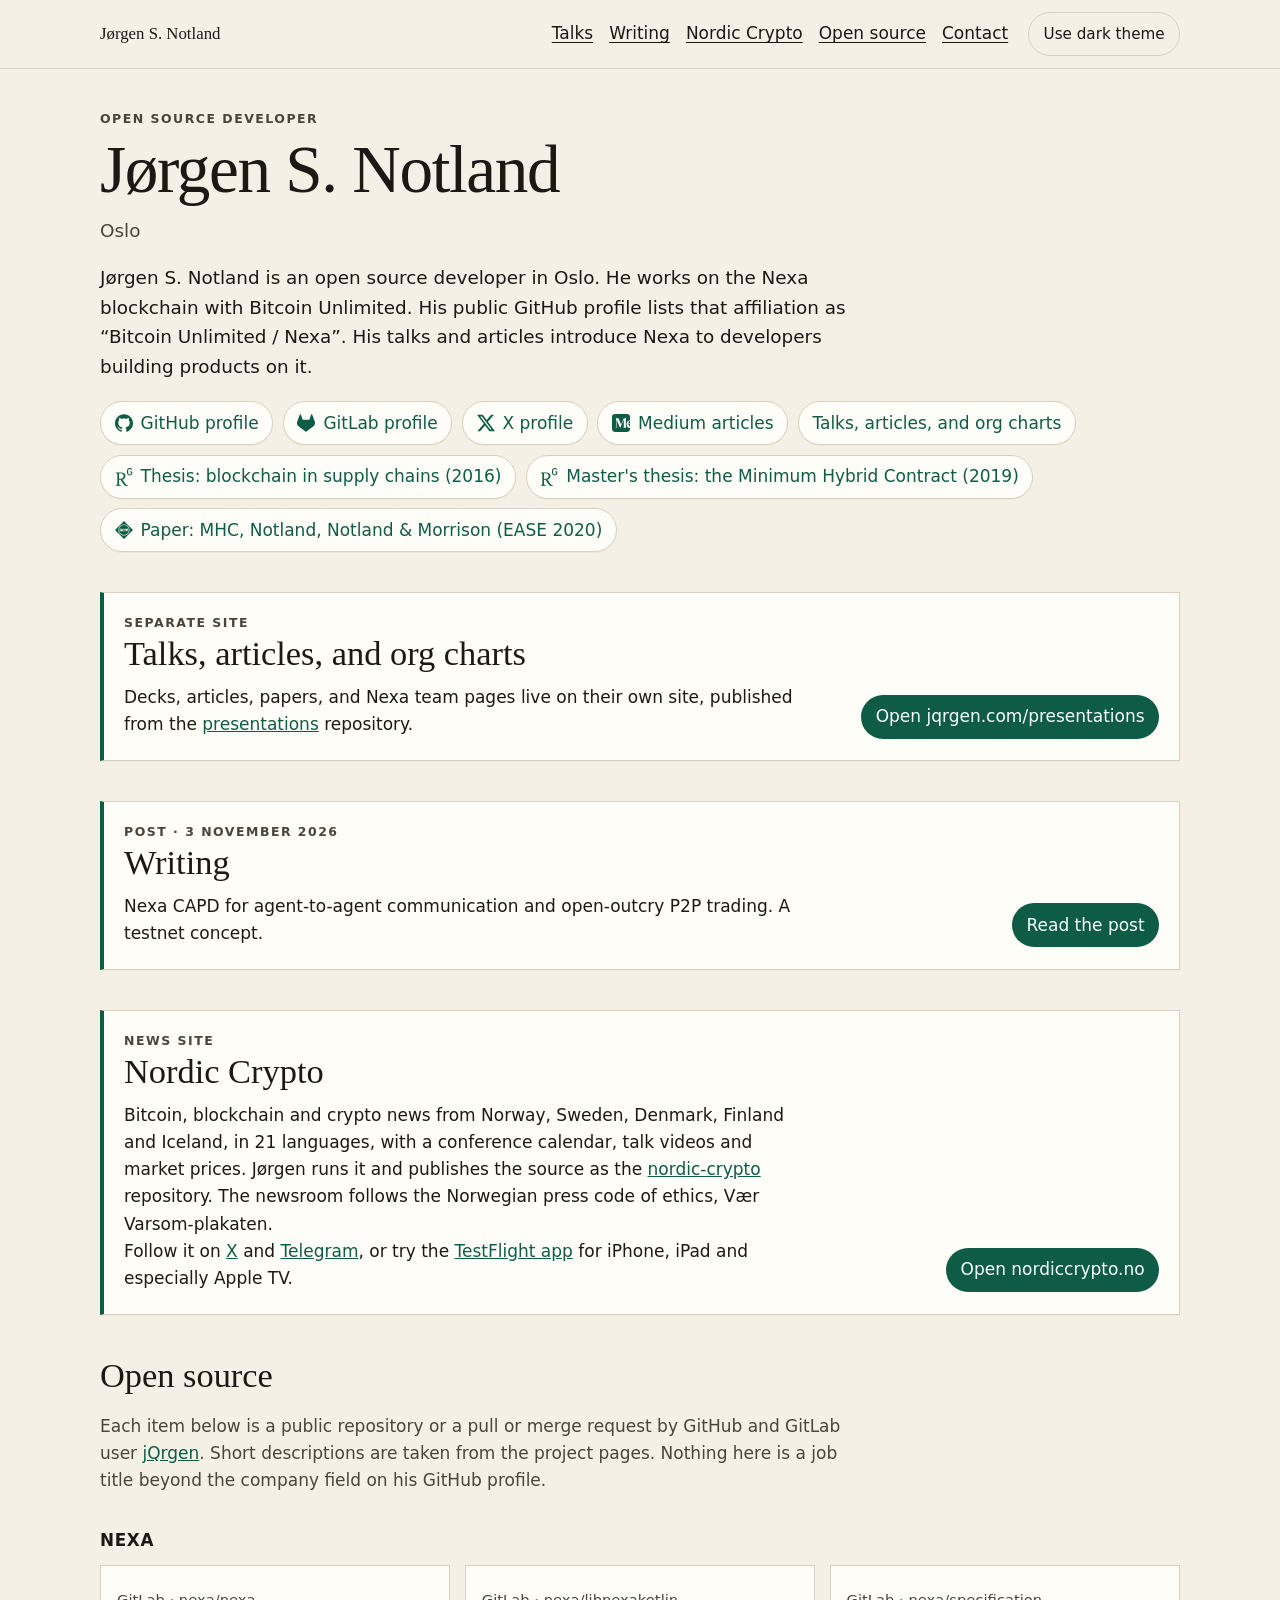
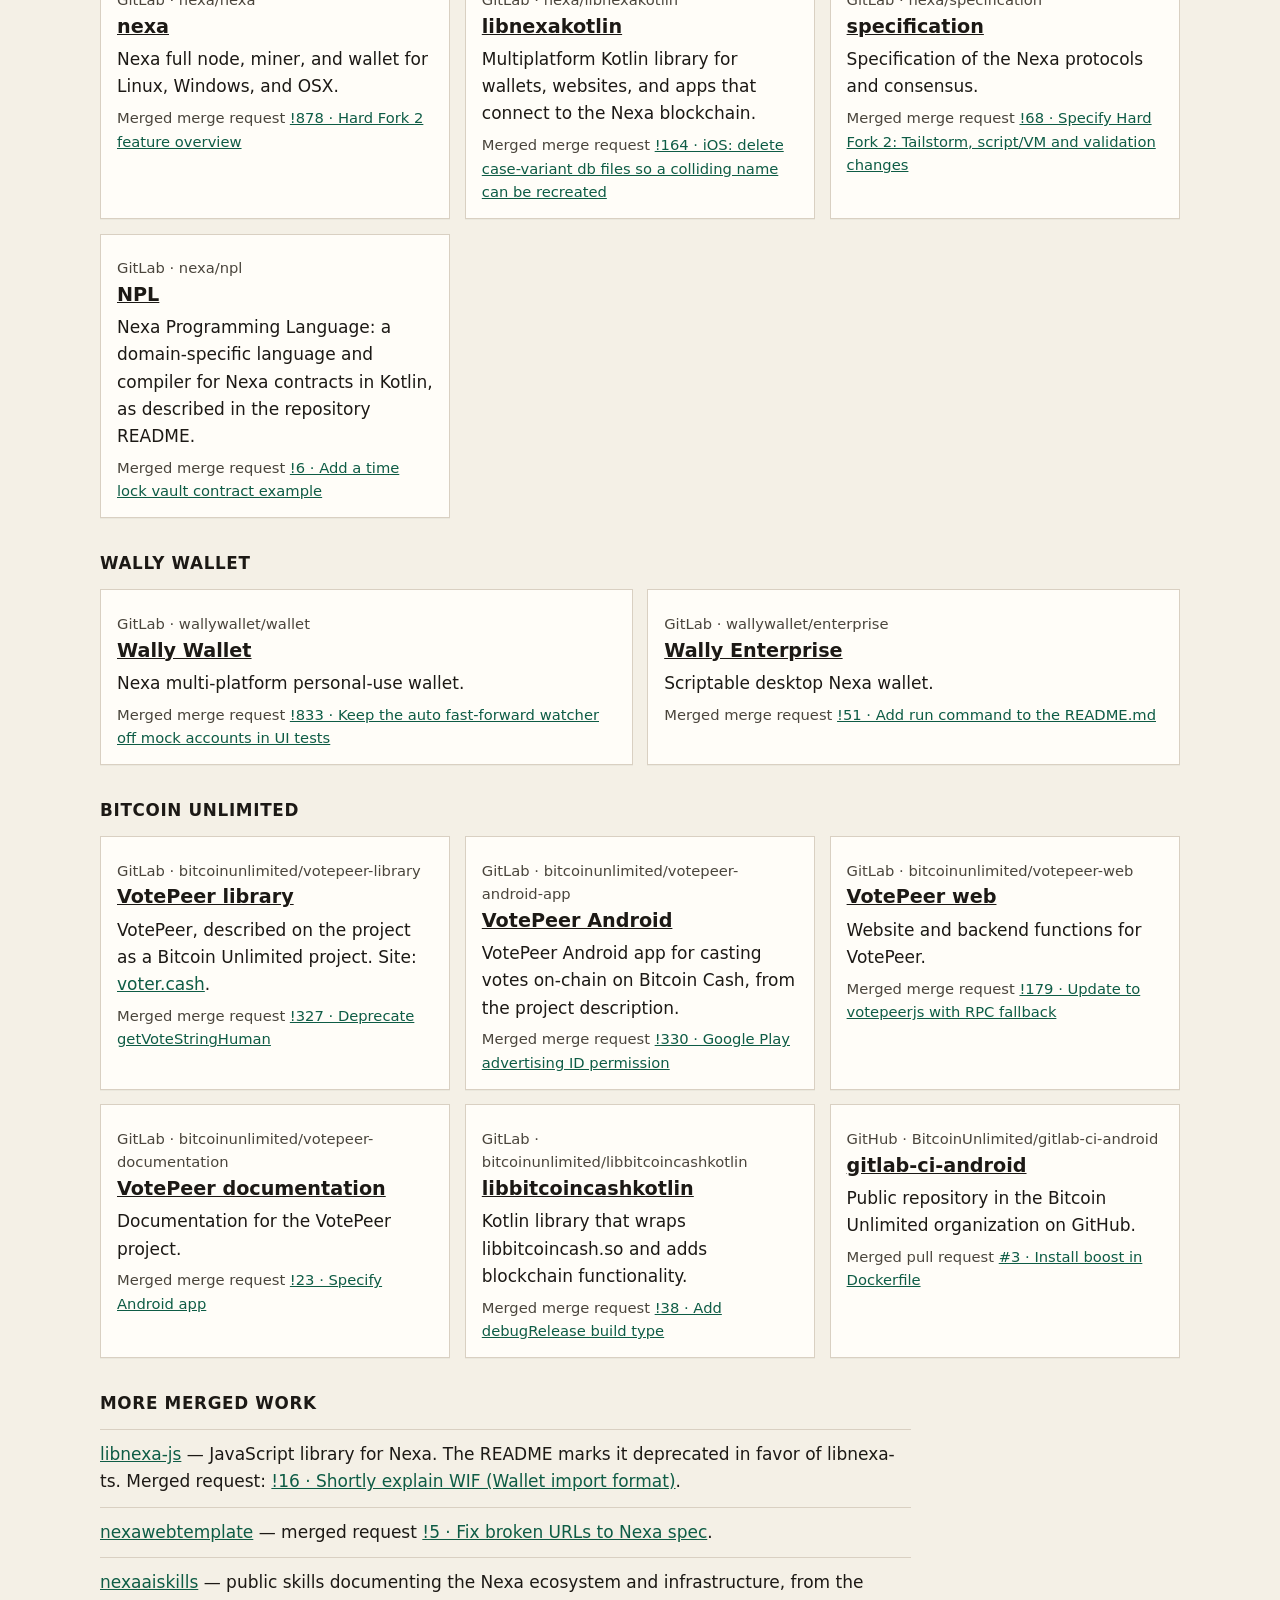
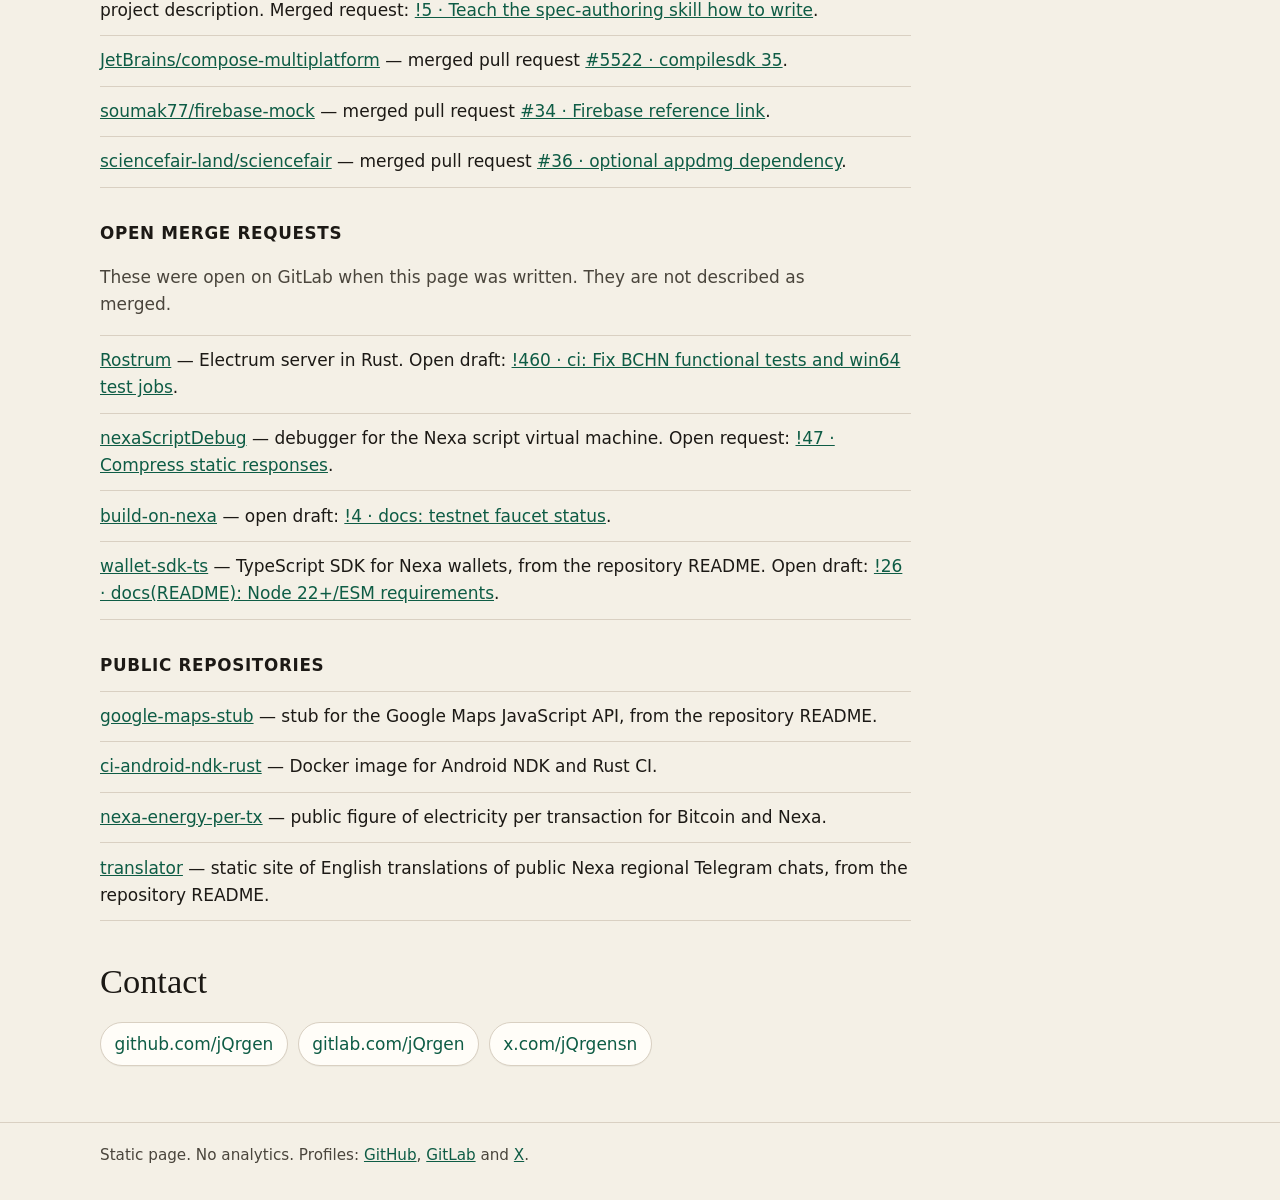
<file: index.html>
<!DOCTYPE html>
<html lang="en">
<head>
<meta charset="utf-8">
<meta name="viewport" content="width=device-width, initial-scale=1">
<title>Jørgen S. Notland</title>
<meta name="description" content="Jørgen S. Notland is an open source developer in Oslo. He works on the Nexa blockchain with Bitcoin Unlimited.">
<link rel="canonical" href="https://jqrgen.com/">
<meta property="og:title" content="Jørgen S. Notland">
<meta property="og:description" content="Open source developer in Oslo, working on the Nexa blockchain with Bitcoin Unlimited.">
<meta property="og:type" content="profile">
<meta property="og:url" content="https://jqrgen.com/">
<meta property="og:locale" content="en">
<meta property="og:site_name" content="Jørgen S. Notland">
<meta name="theme-color" content="#f4f0e6">
<link rel="icon" href="favicon.svg" type="image/svg+xml">
<link rel="stylesheet" href="styles.css">
</head>
<body>
<a class="skip" href="#content">Skip to content</a>
<header class="site-header">
<div class="wrap header-inner">
<a class="brand" href="#content">Jørgen S. Notland</a>
<nav class="site-nav" aria-label="On this page">
<a href="#talks">Talks</a>
<a href="#writing">Writing</a>
<a href="#nordic-crypto">Nordic Crypto</a>
<a href="#work">Open source</a>
<a href="#contact">Contact</a>
</nav>
<button type="button" class="theme-toggle" id="theme-toggle" aria-pressed="false">Toggle color theme</button>
</div>
</header>

<main id="content">
<div class="wrap">
<p class="kicker">Open source developer</p>
<h1>Jørgen S. Notland</h1>
<p class="place">Oslo</p>
<p class="lede">Jørgen S. Notland is an open source developer in Oslo. He works on the Nexa blockchain with Bitcoin Unlimited. His public GitHub profile lists that affiliation as “Bitcoin Unlimited / Nexa”. His talks and articles introduce Nexa to developers building products on it.</p>
<ul class="profile-links">
<li><a rel="me" href="https://github.com/jQrgen"><svg class="icon" viewBox="0 0 24 24" width="18" height="18" aria-hidden="true" focusable="false"><path fill="currentColor" d="M12 .297c-6.63 0-12 5.373-12 12 0 5.303 3.438 9.8 8.205 11.385.6.113.82-.258.82-.577 0-.285-.01-1.04-.015-2.04-3.338.724-4.042-1.61-4.042-1.61C4.422 18.07 3.633 17.7 3.633 17.7c-1.087-.744.084-.729.084-.729 1.205.084 1.838 1.236 1.838 1.236 1.07 1.835 2.809 1.305 3.495.998.108-.776.417-1.305.76-1.605-2.665-.3-5.466-1.332-5.466-5.93 0-1.31.465-2.38 1.235-3.22-.135-.303-.54-1.523.105-3.176 0 0 1.005-.322 3.3 1.23.96-.267 1.98-.399 3-.405 1.02.006 2.04.138 3 .405 2.28-1.552 3.285-1.23 3.285-1.23.645 1.653.24 2.873.12 3.176.765.84 1.23 1.91 1.23 3.22 0 4.61-2.805 5.625-5.475 5.92.42.36.81 1.096.81 2.22 0 1.606-.015 2.896-.015 3.286 0 .315.21.69.825.57C20.565 22.092 24 17.592 24 12.297c0-6.627-5.373-12-12-12"/></svg>GitHub profile</a></li>
<li><a rel="me" href="https://gitlab.com/jQrgen"><svg class="icon" viewBox="0 0 24 24" width="18" height="18" aria-hidden="true" focusable="false"><path fill="currentColor" d="m23.6004 9.5927-.0337-.0862L20.3.9814a.851.851 0 0 0-.3362-.405.8748.8748 0 0 0-.9997.0539.8748.8748 0 0 0-.29.4399l-2.2055 6.748H7.5375l-2.2057-6.748a.8573.8573 0 0 0-.29-.4412.8748.8748 0 0 0-.9997-.0537.8585.8585 0 0 0-.3362.4049L.4332 9.5015l-.0325.0862a6.0657 6.0657 0 0 0 2.0119 7.0105l.0113.0087.03.0213 4.976 3.7264 2.462 1.8633 1.4995 1.1321a1.0085 1.0085 0 0 0 1.2197 0l1.4995-1.1321 2.4619-1.8633 5.006-3.7489.0125-.01a6.0682 6.0682 0 0 0 2.0094-7.003z"/></svg>GitLab profile</a></li>
<li><a rel="me" href="https://x.com/jQrgensn"><svg class="icon" viewBox="0 0 24 24" width="18" height="18" aria-hidden="true" focusable="false"><path fill="currentColor" d="M18.901 1.153h3.68l-8.04 9.19L24 22.846h-7.406l-5.8-7.584-6.638 7.584H.474l8.6-9.83L0 1.154h7.594l5.243 6.932ZM17.61 20.644h2.039L6.486 3.24H4.298Z"/></svg>X profile</a></li>
<li><a rel="me" href="https://jqrgen.medium.com/"><svg class="icon" viewBox="0 0 24 24" width="18" height="18" aria-hidden="true" focusable="false"><path fill="currentColor" d="M4.21 0A4.201 4.201 0 0 0 0 4.21v15.58A4.201 4.201 0 0 0 4.21 24h15.58A4.201 4.201 0 0 0 24 19.79v-1.093c-.137.013-.278.02-.422.02-2.577 0-4.027-2.146-4.09-4.832a7.592 7.592 0 0 1 .022-.708c.093-1.186.475-2.241 1.105-3.022a3.885 3.885 0 0 1 1.395-1.1c.468-.237 1.127-.367 1.664-.367h.023c.101 0 .202.004.303.01V4.211A4.201 4.201 0 0 0 19.79 0Zm.198 5.583h4.165l3.588 8.435 3.59-8.435h3.864v.146l-.019.004c-.705.16-1.063.397-1.063 1.254h-.003l.003 10.274c.06.676.424.885 1.063 1.03l.02.004v.145h-4.923v-.145l.019-.005c.639-.144.994-.353 1.054-1.03V7.267l-4.745 11.15h-.261L6.15 7.569v9.445c0 .857.358 1.094 1.063 1.253l.02.004v.147H4.405v-.147l.019-.004c.705-.16 1.065-.397 1.065-1.253V6.987c0-.857-.358-1.094-1.064-1.254l-.018-.004zm19.25 3.668c-1.086.023-1.733 1.323-1.813 3.124H24V9.298a1.378 1.378 0 0 0-.342-.047Zm-1.862 3.632c-.1 1.756.86 3.239 2.204 3.634v-3.634z"/></svg>Medium articles</a></li>
<li><a href="https://jqrgen.com/presentations/">Talks, articles, and org charts</a></li>
</ul>
<ul class="profile-links pub-links" aria-label="Theses and papers">
<li><a href="https://www.researchgate.net/publication/313309221_Project_Thesis_Blockchain_enabled_Trust_Transparency_in_supply_chains"><svg class="icon" viewBox="0 0 24 24" width="18" height="18" aria-hidden="true" focusable="false"><path fill="currentColor" d="M19.586 0c-.818 0-1.508.19-2.073.565-.563.377-.97.936-1.213 1.68a3.193 3.193 0 0 0-.112.437 8.365 8.365 0 0 0-.078.53 9 9 0 0 0-.05.727c-.01.282-.013.621-.013 1.016a31.121 31.123 0 0 0 .014 1.017 9 9 0 0 0 .05.727 7.946 7.946 0 0 0 .077.53h-.005a3.334 3.334 0 0 0 .113.438c.245.743.65 1.303 1.214 1.68.565.376 1.256.564 2.075.564.8 0 1.536-.213 2.105-.603.57-.39.94-.916 1.175-1.65.076-.235.135-.558.177-.93a10.9 10.9 0 0 0 .043-1.207v-.82c0-.095-.047-.142-.14-.142h-3.064c-.094 0-.14.047-.14.141v.956c0 .094.046.14.14.14h1.666c.056 0 .084.03.084.086 0 .36 0 .62-.036.865-.038.244-.1.447-.147.606-.108.385-.348.664-.638.876-.29.212-.738.35-1.227.35-.545 0-.901-.15-1.21-.353-.306-.203-.517-.454-.67-.915a3.136 3.136 0 0 1-.147-.762 17.366 17.367 0 0 1-.034-.656c-.01-.26-.014-.572-.014-.939a26.401 26.403 0 0 1 .014-.938 15.821 15.822 0 0 1 .035-.656 3.19 3.19 0 0 1 .148-.76 1.89 1.89 0 0 1 .742-1.01c.344-.244.593-.352 1.137-.352.508 0 .815.096 1.144.303.33.207.528.492.764.925.047.094.111.118.198.07l1.044-.43c.075-.048.09-.115.042-.199a3.549 3.549 0 0 0-.466-.742 3 3 0 0 0-.679-.607 3.313 3.313 0 0 0-.903-.41A4.068 4.068 0 0 0 19.586 0zM8.217 5.836c-1.69 0-3.036.086-4.297.086-1.146 0-2.291 0-3.007-.029v.831l1.088.2c.744.144 1.174.488 1.174 2.264v11.288c0 1.777-.43 2.12-1.174 2.263l-1.088.2v.832c.773-.029 2.12-.086 3.465-.086 1.29 0 2.951.057 3.667.086v-.831l-1.49-.2c-.773-.115-1.174-.487-1.174-2.264v-4.784c.688.057 1.29.057 2.206.057 1.748 3.123 3.41 5.472 4.355 6.56.86 1.032 2.177 1.691 3.839 1.691.487 0 1.003-.086 1.318-.23v-.744c-1.031 0-2.063-.716-2.808-1.518-1.26-1.376-2.95-3.582-4.355-6.074 2.32-.545 4.04-2.722 4.04-4.9 0-3.208-2.492-4.698-5.758-4.698zm-.515 1.29c2.406 0 3.839 1.26 3.839 3.552 0 2.263-1.547 3.782-4.097 3.782-.974 0-1.404-.03-2.063-.086v-7.19c.66-.059 1.547-.059 2.32-.059z"/></svg>Thesis: blockchain in supply chains (2016)</a></li>
<li><a href="https://www.researchgate.net/publication/333755664_Master_Thesis_The_Minimum_Hybrid_Contract_MHC_Combining_Legal_and_Blockchain_Smart_Contracts_Master_Thesis"><svg class="icon" viewBox="0 0 24 24" width="18" height="18" aria-hidden="true" focusable="false"><path fill="currentColor" d="M19.586 0c-.818 0-1.508.19-2.073.565-.563.377-.97.936-1.213 1.68a3.193 3.193 0 0 0-.112.437 8.365 8.365 0 0 0-.078.53 9 9 0 0 0-.05.727c-.01.282-.013.621-.013 1.016a31.121 31.123 0 0 0 .014 1.017 9 9 0 0 0 .05.727 7.946 7.946 0 0 0 .077.53h-.005a3.334 3.334 0 0 0 .113.438c.245.743.65 1.303 1.214 1.68.565.376 1.256.564 2.075.564.8 0 1.536-.213 2.105-.603.57-.39.94-.916 1.175-1.65.076-.235.135-.558.177-.93a10.9 10.9 0 0 0 .043-1.207v-.82c0-.095-.047-.142-.14-.142h-3.064c-.094 0-.14.047-.14.141v.956c0 .094.046.14.14.14h1.666c.056 0 .084.03.084.086 0 .36 0 .62-.036.865-.038.244-.1.447-.147.606-.108.385-.348.664-.638.876-.29.212-.738.35-1.227.35-.545 0-.901-.15-1.21-.353-.306-.203-.517-.454-.67-.915a3.136 3.136 0 0 1-.147-.762 17.366 17.367 0 0 1-.034-.656c-.01-.26-.014-.572-.014-.939a26.401 26.403 0 0 1 .014-.938 15.821 15.822 0 0 1 .035-.656 3.19 3.19 0 0 1 .148-.76 1.89 1.89 0 0 1 .742-1.01c.344-.244.593-.352 1.137-.352.508 0 .815.096 1.144.303.33.207.528.492.764.925.047.094.111.118.198.07l1.044-.43c.075-.048.09-.115.042-.199a3.549 3.549 0 0 0-.466-.742 3 3 0 0 0-.679-.607 3.313 3.313 0 0 0-.903-.41A4.068 4.068 0 0 0 19.586 0zM8.217 5.836c-1.69 0-3.036.086-4.297.086-1.146 0-2.291 0-3.007-.029v.831l1.088.2c.744.144 1.174.488 1.174 2.264v11.288c0 1.777-.43 2.12-1.174 2.263l-1.088.2v.832c.773-.029 2.12-.086 3.465-.086 1.29 0 2.951.057 3.667.086v-.831l-1.49-.2c-.773-.115-1.174-.487-1.174-2.264v-4.784c.688.057 1.29.057 2.206.057 1.748 3.123 3.41 5.472 4.355 6.56.86 1.032 2.177 1.691 3.839 1.691.487 0 1.003-.086 1.318-.23v-.744c-1.031 0-2.063-.716-2.808-1.518-1.26-1.376-2.95-3.582-4.355-6.074 2.32-.545 4.04-2.722 4.04-4.9 0-3.208-2.492-4.698-5.758-4.698zm-.515 1.29c2.406 0 3.839 1.26 3.839 3.552 0 2.263-1.547 3.782-4.097 3.782-.974 0-1.404-.03-2.063-.086v-7.19c.66-.059 1.547-.059 2.32-.059z"/></svg>Master's thesis: the Minimum Hybrid Contract (2019)</a></li>
<li><a href="https://doi.org/10.1145/3383219.3383275"><svg class="icon" viewBox="0 0 24 24" width="18" height="18" aria-hidden="true" focusable="false"><path fill="currentColor" d="M7.435 12.25c-.08.025-.15.072-.202.135-.048.072-.073.158-.07.245 0 .15.038.252.12.308.077.056.194.082.352.082.087 0 .174-.02.264-.06.09-.038.174-.095.245-.165v-.66c-.168.015-.303.03-.405.045-.105.01-.207.034-.305.07zM12 0L0 12l12 12 12-12L12 0zm0 19.357C7.938 19.355 4.645 16.063 4.643 12 4.645 7.938 7.938 4.644 12 4.642c4.063.002 7.355 3.295 7.357 7.358-.002 4.063-3.294 7.355-7.357 7.357zM12 5.377v.002c-3.654 0-6.62 2.966-6.62 6.62s2.966 6.62 6.62 6.62 6.62-2.966 6.62-6.62c0-3.656-2.964-6.62-6.62-6.623zm-2.862 8.246h-.995v-.336l-.182.154c-.142.108-.304.188-.477.233-.082.02-.202.035-.352.035-.262.007-.515-.097-.698-.285-.187-.19-.277-.426-.277-.716 0-.238.046-.427.14-.574.1-.15.24-.27.405-.348.205-.09.423-.152.646-.18.25-.033.516-.06.803-.078v-.017c0-.176-.066-.297-.196-.363-.13-.07-.322-.102-.58-.102-.117 0-.254.02-.41.063-.158.044-.308.1-.458.164H6.42v-.77c.097-.03.256-.062.48-.1.217-.04.438-.06.663-.06.55 0 .95.092 1.2.276.25.183.375.462.375.837v2.168zm3.22-.167c-.07.028-.134.056-.2.086-.074.03-.15.058-.23.08-.094.024-.186.044-.27.06-.084.014-.196.022-.336.022-.263 0-.506-.033-.723-.1-.21-.062-.406-.165-.57-.307-.163-.142-.292-.32-.373-.52-.09-.21-.135-.457-.135-.738-.008-.27.042-.535.146-.78.09-.204.224-.384.392-.53.165-.134.355-.233.56-.29.22-.066.447-.096.675-.096.37 0 .732.087 1.06.255v.854h-.127c-.048-.043-.096-.085-.147-.124-.06-.048-.122-.09-.188-.126-.167-.095-.357-.144-.55-.14-.254 0-.45.086-.59.263-.138.177-.21.414-.21.714 0 .32.075.56.225.715.15.157.347.235.592.235.11 0 .222-.013.33-.042.153-.043.295-.12.415-.225.048-.04.088-.082.123-.11h.13v.843zm4.333.173v-1.597c0-.157 0-.29-.007-.397-.002-.09-.02-.18-.052-.263-.023-.066-.07-.12-.13-.15-.153-.064-.325-.063-.478.002-.086.04-.168.087-.244.14v2.263h-.993v-1.595c0-.156-.003-.286-.01-.396-.003-.09-.02-.18-.05-.264-.027-.066-.076-.12-.136-.15-.06-.033-.145-.048-.25-.048-.083 0-.165.02-.24.056-.078.04-.152.086-.228.136v2.262h-.995V10.44h.993v.356c.144-.125.296-.233.46-.323.148-.08.314-.12.484-.12.182-.004.36.045.514.14.153.1.27.244.34.414.19-.177.37-.314.54-.41.17-.096.34-.145.515-.145.136-.002.27.023.396.075.115.044.22.116.3.21.09.106.16.23.2.364.045.142.066.328.066.553v2.076h-.995z"/></svg>Paper: MHC, Notland, Notland &amp; Morrison (EASE 2020)</a></li>
</ul>

<section class="panel" id="talks" aria-labelledby="talks-heading">
<div>
<p class="kicker">Separate site</p>
<h2 id="talks-heading">Talks, articles, and org charts</h2>
<p>Decks, articles, papers, and Nexa team pages live on their own site, published from the <a href="https://github.com/jQrgen/presentations">presentations</a> repository.</p>
</div>
<a class="panel-link" href="https://jqrgen.com/presentations/">Open jqrgen.com/presentations</a>
</section>

<section class="panel" id="writing" aria-labelledby="writing-heading">
<div>
<p class="kicker">Post · 3 November 2026</p>
<h2 id="writing-heading">Writing</h2>
<p>Nexa CAPD for agent-to-agent communication and open-outcry P2P trading. A testnet concept.</p>
</div>
<a class="panel-link" href="posts/nexa-capd-agents/">Read the post</a>
</section>

<section class="panel" id="nordic-crypto" aria-labelledby="nordic-crypto-heading">
<div>
<p class="kicker">News site</p>
<h2 id="nordic-crypto-heading">Nordic Crypto</h2>
<p>Bitcoin, blockchain and crypto news from Norway, Sweden, Denmark, Finland and Iceland, in 21 languages, with a conference calendar, talk videos and market prices. Jørgen runs it and publishes the source as the <a href="https://github.com/jQrgen/nordic-crypto">nordic-crypto</a> repository. The newsroom follows the Norwegian press code of ethics, Vær Varsom-plakaten.</p>
<p>Follow it on <a href="https://x.com/xcryptonordic">X</a> and <a href="https://t.me/nordiccryptochat">Telegram</a>, or try the <a href="https://testflight.apple.com/join/nQ2fpjZn">TestFlight app</a> for iPhone, iPad and especially Apple TV.</p>
</div>
<a class="panel-link" href="https://nordiccrypto.no/">Open nordiccrypto.no</a>
</section>

<section id="work" aria-labelledby="work-heading">
<h2 id="work-heading">Open source</h2>
<p class="section-note">Each item below is a public repository or a pull or merge request by GitHub and GitLab user <a href="https://github.com/jQrgen">jQrgen</a>. Short descriptions are taken from the project pages. Nothing here is a job title beyond the company field on his GitHub profile.</p>

<h3>Nexa</h3>
<ul class="cards">
<li>
<p class="meta">GitLab · nexa/nexa</p>
<h4><a href="https://gitlab.com/nexa/nexa">nexa</a></h4>
<p>Nexa full node, miner, and wallet for Linux, Windows, and OSX.</p>
<p class="meta">Merged merge request <a href="https://gitlab.com/nexa/nexa/-/merge_requests/878">!878 · Hard Fork 2 feature overview</a></p>
</li>
<li>
<p class="meta">GitLab · nexa/libnexakotlin</p>
<h4><a href="https://gitlab.com/nexa/libnexakotlin">libnexakotlin</a></h4>
<p>Multiplatform Kotlin library for wallets, websites, and apps that connect to the Nexa blockchain.</p>
<p class="meta">Merged merge request <a href="https://gitlab.com/nexa/libnexakotlin/-/merge_requests/164">!164 · iOS: delete case-variant db files so a colliding name can be recreated</a></p>
</li>
<li>
<p class="meta">GitLab · nexa/specification</p>
<h4><a href="https://gitlab.com/nexa/specification">specification</a></h4>
<p>Specification of the Nexa protocols and consensus.</p>
<p class="meta">Merged merge request <a href="https://gitlab.com/nexa/specification/-/merge_requests/68">!68 · Specify Hard Fork 2: Tailstorm, script/VM and validation changes</a></p>
</li>
<li>
<p class="meta">GitLab · nexa/npl</p>
<h4><a href="https://gitlab.com/nexa/npl">NPL</a></h4>
<p>Nexa Programming Language: a domain-specific language and compiler for Nexa contracts in Kotlin, as described in the repository README.</p>
<p class="meta">Merged merge request <a href="https://gitlab.com/nexa/npl/-/merge_requests/6">!6 · Add a time lock vault contract example</a></p>
</li>
</ul>

<h3>Wally Wallet</h3>
<ul class="cards">
<li>
<p class="meta">GitLab · wallywallet/wallet</p>
<h4><a href="https://gitlab.com/wallywallet/wallet">Wally Wallet</a></h4>
<p>Nexa multi-platform personal-use wallet.</p>
<p class="meta">Merged merge request <a href="https://gitlab.com/wallywallet/wallet/-/merge_requests/833">!833 · Keep the auto fast-forward watcher off mock accounts in UI tests</a></p>
</li>
<li>
<p class="meta">GitLab · wallywallet/enterprise</p>
<h4><a href="https://gitlab.com/wallywallet/enterprise">Wally Enterprise</a></h4>
<p>Scriptable desktop Nexa wallet.</p>
<p class="meta">Merged merge request <a href="https://gitlab.com/wallywallet/enterprise/-/merge_requests/51">!51 · Add run command to the README.md</a></p>
</li>
</ul>

<h3>Bitcoin Unlimited</h3>
<ul class="cards">
<li>
<p class="meta">GitLab · bitcoinunlimited/votepeer-library</p>
<h4><a href="https://gitlab.com/bitcoinunlimited/votepeer-library">VotePeer library</a></h4>
<p>VotePeer, described on the project as a Bitcoin Unlimited project. Site: <a href="https://voter.cash">voter.cash</a>.</p>
<p class="meta">Merged merge request <a href="https://gitlab.com/bitcoinunlimited/votepeer-library/-/merge_requests/327">!327 · Deprecate getVoteStringHuman</a></p>
</li>
<li>
<p class="meta">GitLab · bitcoinunlimited/votepeer-android-app</p>
<h4><a href="https://gitlab.com/bitcoinunlimited/votepeer-android-app">VotePeer Android</a></h4>
<p>VotePeer Android app for casting votes on-chain on Bitcoin Cash, from the project description.</p>
<p class="meta">Merged merge request <a href="https://gitlab.com/bitcoinunlimited/votepeer-android-app/-/merge_requests/330">!330 · Google Play advertising ID permission</a></p>
</li>
<li>
<p class="meta">GitLab · bitcoinunlimited/votepeer-web</p>
<h4><a href="https://gitlab.com/bitcoinunlimited/votepeer-web">VotePeer web</a></h4>
<p>Website and backend functions for VotePeer.</p>
<p class="meta">Merged merge request <a href="https://gitlab.com/bitcoinunlimited/votepeer-web/-/merge_requests/179">!179 · Update to votepeerjs with RPC fallback</a></p>
</li>
<li>
<p class="meta">GitLab · bitcoinunlimited/votepeer-documentation</p>
<h4><a href="https://gitlab.com/bitcoinunlimited/votepeer-documentation">VotePeer documentation</a></h4>
<p>Documentation for the VotePeer project.</p>
<p class="meta">Merged merge request <a href="https://gitlab.com/bitcoinunlimited/votepeer-documentation/-/merge_requests/23">!23 · Specify Android app</a></p>
</li>
<li>
<p class="meta">GitLab · bitcoinunlimited/libbitcoincashkotlin</p>
<h4><a href="https://gitlab.com/bitcoinunlimited/libbitcoincashkotlin">libbitcoincashkotlin</a></h4>
<p>Kotlin library that wraps libbitcoincash.so and adds blockchain functionality.</p>
<p class="meta">Merged merge request <a href="https://gitlab.com/bitcoinunlimited/libbitcoincashkotlin/-/merge_requests/38">!38 · Add debugRelease build type</a></p>
</li>
<li>
<p class="meta">GitHub · BitcoinUnlimited/gitlab-ci-android</p>
<h4><a href="https://github.com/BitcoinUnlimited/gitlab-ci-android">gitlab-ci-android</a></h4>
<p>Public repository in the Bitcoin Unlimited organization on GitHub.</p>
<p class="meta">Merged pull request <a href="https://github.com/BitcoinUnlimited/gitlab-ci-android/pull/3">#3 · Install boost in Dockerfile</a></p>
</li>
</ul>

<h3>More merged work</h3>
<ul class="plain">
<li><a href="https://gitlab.com/nexa/libnexa-js">libnexa-js</a> — JavaScript library for Nexa. The README marks it deprecated in favor of libnexa-ts. Merged request: <a href="https://gitlab.com/nexa/libnexa-js/-/merge_requests/16">!16 · Shortly explain WIF (Wallet import format)</a>.</li>
<li><a href="https://gitlab.com/nexa/nexawebtemplate">nexawebtemplate</a> — merged request <a href="https://gitlab.com/nexa/nexawebtemplate/-/merge_requests/5">!5 · Fix broken URLs to Nexa spec</a>.</li>
<li><a href="https://gitlab.com/nexa/nexaaiskills">nexaaiskills</a> — public skills documenting the Nexa ecosystem and infrastructure, from the project description. Merged request: <a href="https://gitlab.com/nexa/nexaaiskills/-/merge_requests/5">!5 · Teach the spec-authoring skill how to write</a>.</li>
<li><a href="https://github.com/JetBrains/compose-multiplatform">JetBrains/compose-multiplatform</a> — merged pull request <a href="https://github.com/JetBrains/compose-multiplatform/pull/5522">#5522 · compilesdk 35</a>.</li>
<li><a href="https://github.com/soumak77/firebase-mock">soumak77/firebase-mock</a> — merged pull request <a href="https://github.com/soumak77/firebase-mock/pull/34">#34 · Firebase reference link</a>.</li>
<li><a href="https://github.com/sciencefair-land/sciencefair">sciencefair-land/sciencefair</a> — merged pull request <a href="https://github.com/sciencefair-land/sciencefair/pull/36">#36 · optional appdmg dependency</a>.</li>
</ul>

<h3>Open merge requests</h3>
<p class="section-note">These were open on GitLab when this page was written. They are not described as merged.</p>
<ul class="plain">
<li><a href="https://gitlab.com/nexa/rostrum">Rostrum</a> — Electrum server in Rust. Open draft: <a href="https://gitlab.com/nexa/rostrum/-/merge_requests/460">!460 · ci: Fix BCHN functional tests and win64 test jobs</a>.</li>
<li><a href="https://gitlab.com/nexa/nexascriptdebug">nexaScriptDebug</a> — debugger for the Nexa script virtual machine. Open request: <a href="https://gitlab.com/nexa/nexascriptdebug/-/merge_requests/47">!47 · Compress static responses</a>.</li>
<li><a href="https://gitlab.com/nexa/build-on-nexa">build-on-nexa</a> — open draft: <a href="https://gitlab.com/nexa/build-on-nexa/-/merge_requests/4">!4 · docs: testnet faucet status</a>.</li>
<li><a href="https://gitlab.com/nexa/wallet-sdk-ts">wallet-sdk-ts</a> — TypeScript SDK for Nexa wallets, from the repository README. Open draft: <a href="https://gitlab.com/nexa/wallet-sdk-ts/-/merge_requests/26">!26 · docs(README): Node 22+/ESM requirements</a>.</li>
</ul>

<h3>Public repositories</h3>
<ul class="plain">
<li><a href="https://github.com/jQrgen/google-maps-stub">google-maps-stub</a> — stub for the Google Maps JavaScript API, from the repository README.</li>
<li><a href="https://github.com/jQrgen/ci-android-ndk-rust">ci-android-ndk-rust</a> — Docker image for Android NDK and Rust CI.</li>
<li><a href="https://github.com/jQrgen/nexa-energy-per-tx">nexa-energy-per-tx</a> — public figure of electricity per transaction for Bitcoin and Nexa.</li>
<li><a href="https://github.com/jQrgen/translator">translator</a> — static site of English translations of public Nexa regional Telegram chats, from the repository README.</li>
</ul>
</section>

<section id="contact" aria-labelledby="contact-heading">
<h2 id="contact-heading">Contact</h2>
<ul class="profile-links">
<li><a rel="me" href="https://github.com/jQrgen">github.com/jQrgen</a></li>
<li><a rel="me" href="https://gitlab.com/jQrgen">gitlab.com/jQrgen</a></li>
<li><a rel="me" href="https://x.com/jQrgensn">x.com/jQrgensn</a></li>
</ul>
</section>
</div>
</main>

<footer class="site-footer">
<div class="wrap">
<p>Static page. No analytics. Profiles: <a href="https://github.com/jQrgen">GitHub</a>, <a href="https://gitlab.com/jQrgen">GitLab</a> and <a href="https://x.com/jQrgensn">X</a>.</p>
</div>
</footer>
<script>
(function () {
  var root = document.documentElement;
  var key = "theme";
  var btn = document.getElementById("theme-toggle");
  var color = document.querySelector('meta[name="theme-color"]');
  var media = window.matchMedia("(prefers-color-scheme: dark)");

  function systemDark() {
    return media.matches;
  }

  function apply(theme) {
    if (theme === "light" || theme === "dark") {
      root.setAttribute("data-theme", theme);
    } else {
      root.removeAttribute("data-theme");
    }
    var dark = theme === "dark" || (!theme && systemDark());
    btn.setAttribute("aria-pressed", dark ? "true" : "false");
    btn.textContent = dark ? "Use light theme" : "Use dark theme";
    if (color) color.setAttribute("content", dark ? "#121614" : "#f4f0e6");
  }

  var stored = null;
  try { stored = localStorage.getItem(key); } catch (e) {}
  if (stored !== "light" && stored !== "dark") stored = null;
  apply(stored);

  btn.addEventListener("click", function () {
    var dark = btn.getAttribute("aria-pressed") === "true";
    var next = dark ? "light" : "dark";
    try { localStorage.setItem(key, next); } catch (e) {}
    apply(next);
  });

  if (media.addEventListener) {
    media.addEventListener("change", function () {
      var saved = null;
      try { saved = localStorage.getItem(key); } catch (e) {}
      if (saved !== "light" && saved !== "dark") apply(null);
    });
  }
})();
</script>
</body>
</html>
</file>
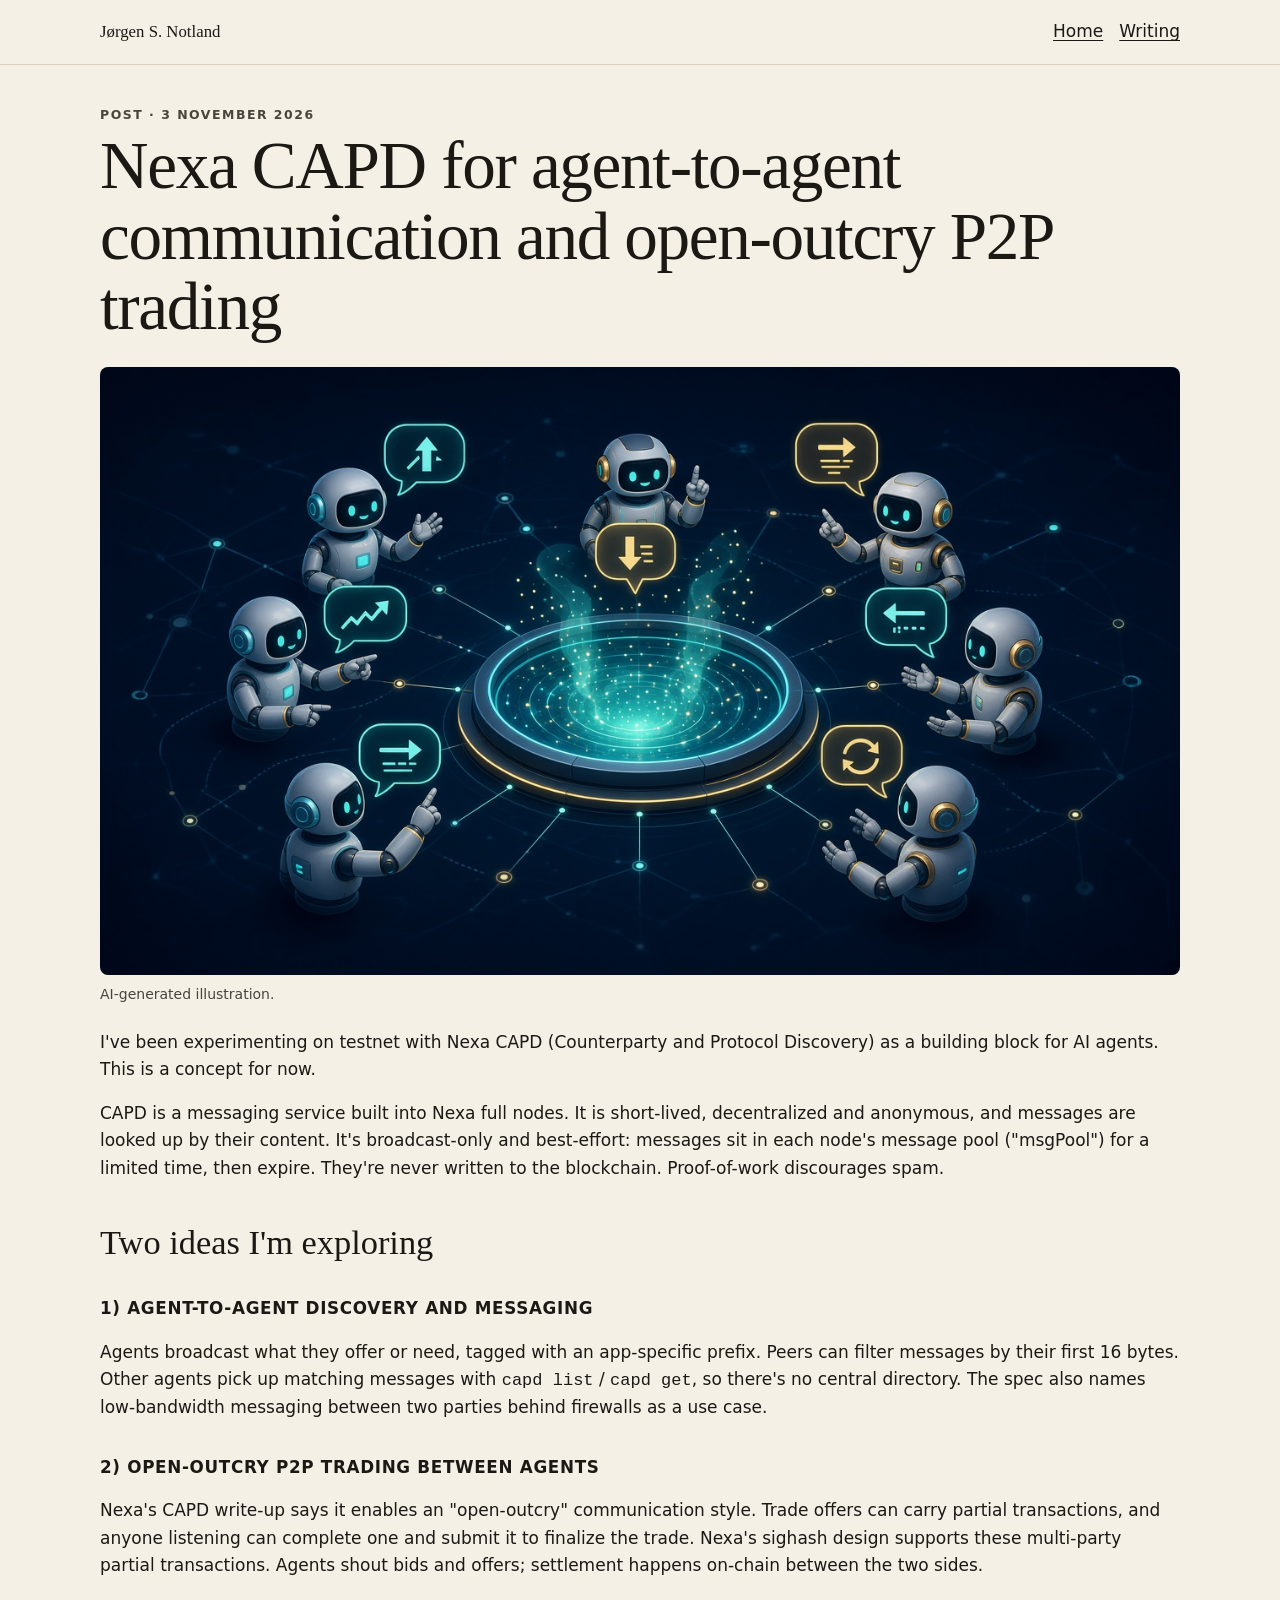
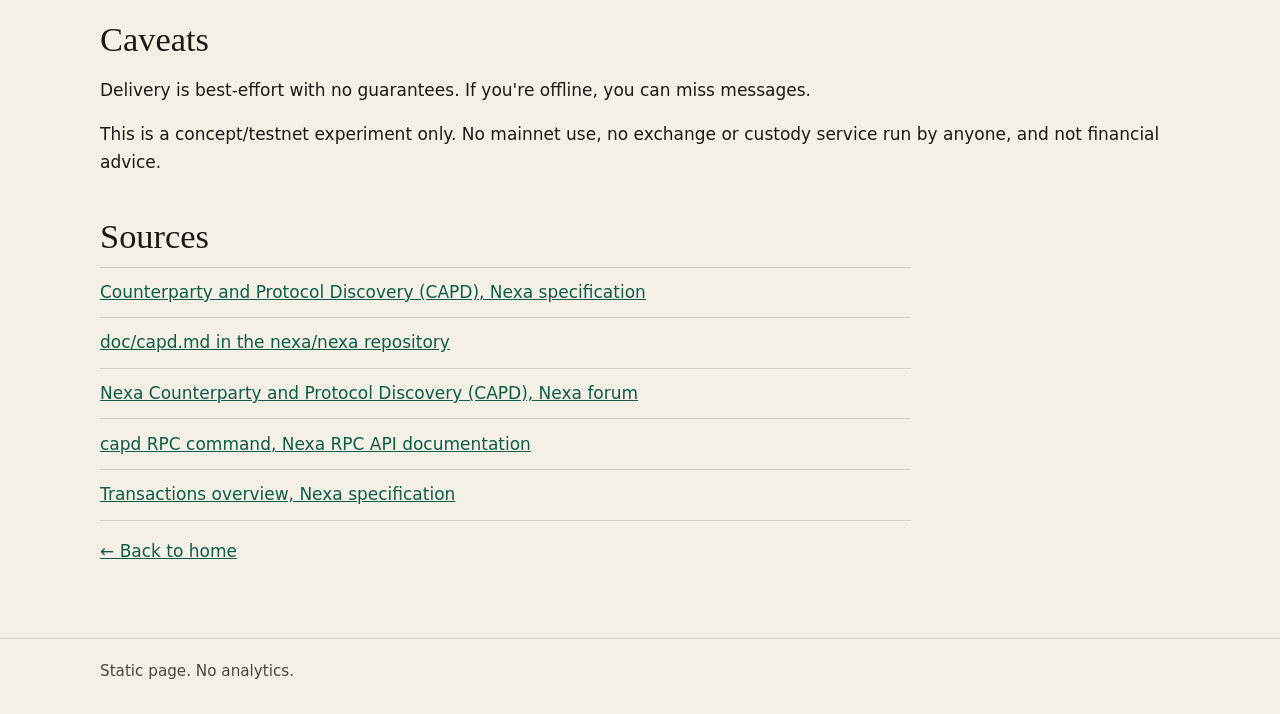
<file: posts/nexa-capd-agents/index.html>
<!DOCTYPE html>
<html lang="en">
<head>
<meta charset="utf-8">
<meta name="viewport" content="width=device-width, initial-scale=1">
<title>Nexa CAPD for agent-to-agent communication and open-outcry P2P trading · Jørgen S. Notland</title>
<meta name="description" content="A testnet concept: using Nexa CAPD so AI agents can discover each other and broadcast bids and offers, settling with partial transactions.">
<link rel="canonical" href="https://jqrgen.com/posts/nexa-capd-agents/">
<meta property="og:title" content="Nexa CAPD for agent-to-agent communication and open-outcry P2P trading">
<meta property="og:description" content="A testnet concept: using Nexa CAPD so AI agents can discover each other and broadcast bids and offers.">
<meta property="og:type" content="article">
<meta property="og:url" content="https://jqrgen.com/posts/nexa-capd-agents/">
<meta property="og:image" content="https://jqrgen.com/posts/nexa-capd-agents/capd-agents.jpg">
<meta property="og:site_name" content="Jørgen S. Notland">
<meta name="theme-color" content="#f4f0e6">
<link rel="icon" href="../../favicon.svg" type="image/svg+xml">
<link rel="stylesheet" href="../../styles.css">
<style>
.post-figure{margin:1.5rem 0}
.post-figure img{width:100%;height:auto;border-radius:8px;display:block}
.post-figure figcaption{font-size:.875rem;opacity:.8;margin-top:.5rem}
.post pre,.post code{font-family:ui-monospace,SFMono-Regular,Menlo,monospace}
</style>
</head>
<body>
<a class="skip" href="#content">Skip to content</a>
<header class="site-header">
<div class="wrap header-inner">
<a class="brand" href="../../">Jørgen S. Notland</a>
<nav class="site-nav" aria-label="Site">
<a href="../../">Home</a>
<a href="../../#writing">Writing</a>
</nav>
</div>
</header>

<main id="content">
<div class="wrap post">
<p class="kicker">Post · <time datetime="2026-11-03">3 November 2026</time></p>
<h1>Nexa CAPD for agent-to-agent communication and open-outcry P2P trading</h1>

<figure class="post-figure">
<img src="capd-agents.jpg" width="1280" height="720" alt="Illustration of eight cartoon robots standing in a circle around a glowing round platform, each with a speech bubble showing arrows and symbols, connected by lines in a network.">
<figcaption>AI-generated illustration.</figcaption>
</figure>

<p>I've been experimenting on testnet with Nexa CAPD (Counterparty and Protocol Discovery) as a building block for AI agents. This is a concept for now.</p>

<p>CAPD is a messaging service built into Nexa full nodes. It is short-lived, decentralized and anonymous, and messages are looked up by their content. It's broadcast-only and best-effort: messages sit in each node's message pool ("msgPool") for a limited time, then expire. They're never written to the blockchain. Proof-of-work discourages spam.</p>

<h2>Two ideas I'm exploring</h2>

<h3>1) Agent-to-agent discovery and messaging</h3>
<p>Agents broadcast what they offer or need, tagged with an app-specific prefix. Peers can filter messages by their first 16 bytes. Other agents pick up matching messages with <code>capd list</code> / <code>capd get</code>, so there's no central directory. The spec also names low-bandwidth messaging between two parties behind firewalls as a use case.</p>

<h3>2) Open-outcry P2P trading between agents</h3>
<p>Nexa's CAPD write-up says it enables an "open-outcry" communication style. Trade offers can carry partial transactions, and anyone listening can complete one and submit it to finalize the trade. Nexa's sighash design supports these multi-party partial transactions. Agents shout bids and offers; settlement happens on-chain between the two sides.</p>

<h2>Caveats</h2>
<p>Delivery is best-effort with no guarantees. If you're offline, you can miss messages.</p>
<p>This is a concept/testnet experiment only. No mainnet use, no exchange or custody service run by anyone, and not financial advice.</p>

<h2>Sources</h2>
<ul class="plain">
<li><a href="https://spec.nexa.org/network/capd/">Counterparty and Protocol Discovery (CAPD), Nexa specification</a></li>
<li><a href="https://gitlab.com/nexa/nexa/-/blob/dev/doc/capd.md">doc/capd.md in the nexa/nexa repository</a></li>
<li><a href="https://forum.nexa.org/t/nexa-counterparty-and-protocol-discovery-capd/1641">Nexa Counterparty and Protocol Discovery (CAPD), Nexa forum</a></li>
<li><a href="https://doc-rpc.nexa.org/commands/capd/">capd RPC command, Nexa RPC API documentation</a></li>
<li><a href="https://spec.nexa.org/transactions/1transaction/">Transactions overview, Nexa specification</a></li>
</ul>
<p><a href="../../">← Back to home</a></p>
</div>
</main>

<footer class="site-footer">
<div class="wrap">
<p>Static page. No analytics.</p>
</div>
</footer>
</body>
</html>
</file>
<file: styles.css>
:root {
  color-scheme: light;
  --bg: #f4f0e6;
  --bg-raise: #fffdf8;
  --ink: #1c1915;
  --muted: #4a453c;
  --line: #d9d0c2;
  --accent: #0e5c45;
  --accent-ink: #f7fffb;
  --header: rgba(244, 240, 230, 0.92);
  --shadow: 0 1px 0 rgba(28, 25, 21, 0.04);
  --serif: "Iowan Old Style", "Palatino Linotype", Palatino, Georgia, "Times New Roman", serif;
  --sans: system-ui, -apple-system, "Segoe UI", Roboto, Helvetica, Arial, sans-serif;
}

@media (prefers-color-scheme: dark) {
  :root {
    color-scheme: dark;
    --bg: #121614;
    --bg-raise: #1b221e;
    --ink: #f4f0e6;
    --muted: #c8c0b4;
    --line: #313a34;
    --accent: #8fd0b0;
    --accent-ink: #10211a;
    --header: rgba(18, 22, 20, 0.92);
    --shadow: 0 1px 0 rgba(0, 0, 0, 0.3);
  }
}

:root[data-theme="light"] {
  color-scheme: light;
  --bg: #f4f0e6;
  --bg-raise: #fffdf8;
  --ink: #1c1915;
  --muted: #4a453c;
  --line: #d9d0c2;
  --accent: #0e5c45;
  --accent-ink: #f7fffb;
  --header: rgba(244, 240, 230, 0.92);
  --shadow: 0 1px 0 rgba(28, 25, 21, 0.04);
}

:root[data-theme="dark"] {
  color-scheme: dark;
  --bg: #121614;
  --bg-raise: #1b221e;
  --ink: #f4f0e6;
  --muted: #c8c0b4;
  --line: #313a34;
  --accent: #8fd0b0;
  --accent-ink: #10211a;
  --header: rgba(18, 22, 20, 0.92);
  --shadow: 0 1px 0 rgba(0, 0, 0, 0.3);
}

* { box-sizing: border-box; }

html { scroll-behavior: smooth; }

@media (prefers-reduced-motion: reduce) {
  html { scroll-behavior: auto; }
}

body {
  margin: 0;
  background: var(--bg);
  color: var(--ink);
  font-family: var(--sans);
  font-size: 1.0625rem;
  line-height: 1.6;
}

.skip {
  position: absolute;
  left: 0.75rem;
  top: 0.75rem;
  transform: translateY(-150%);
  background: var(--accent);
  color: var(--accent-ink);
  padding: 0.5rem 0.8rem;
  z-index: 10;
}

.skip:focus { transform: none; }

.wrap {
  width: min(1080px, calc(100% - 2.5rem));
  margin-inline: auto;
}

.site-header {
  position: sticky;
  top: 0;
  z-index: 5;
  background: var(--header);
  border-bottom: 1px solid var(--line);
  backdrop-filter: blur(8px);
}

.header-inner {
  display: flex;
  flex-wrap: wrap;
  align-items: center;
  gap: 0.75rem 1.25rem;
  padding: 0.75rem 0;
}

.brand {
  font-family: var(--serif);
  font-size: 1.05rem;
  color: var(--ink);
  text-decoration: none;
  margin-right: auto;
}

.site-nav {
  display: flex;
  flex-wrap: wrap;
  gap: 0.25rem 1rem;
}

.site-nav a {
  color: var(--ink);
  text-decoration-thickness: 1px;
  text-underline-offset: 0.2em;
  padding: 0.4rem 0;
}

.theme-toggle {
  font: inherit;
  font-size: 0.95rem;
  color: var(--ink);
  background: transparent;
  border: 1px solid var(--line);
  border-radius: 999px;
  padding: 0.45rem 0.9rem;
  min-height: 44px;
  cursor: pointer;
}

.theme-toggle:hover { border-color: var(--accent); }

a { color: var(--accent); }

a:hover { text-decoration-thickness: 2px; }

a:focus-visible,
.theme-toggle:focus-visible,
.skip:focus-visible {
  outline: 2px solid var(--accent);
  outline-offset: 3px;
}

main { padding: 2.5rem 0 3.5rem; }

.kicker {
  margin: 0 0 0.4rem;
  color: var(--muted);
  font-size: 0.78rem;
  font-weight: 600;
  letter-spacing: 0.12em;
  text-transform: uppercase;
}

h1 {
  margin: 0;
  font-family: var(--serif);
  font-size: clamp(2.4rem, 6vw, 4.2rem);
  font-weight: 500;
  letter-spacing: -0.02em;
  line-height: 1.05;
}

h2 {
  margin: 2.5rem 0 0.6rem;
  font-family: var(--serif);
  font-size: clamp(1.7rem, 3vw, 2.15rem);
  font-weight: 500;
  line-height: 1.2;
}

h3 {
  margin: 2rem 0 0.75rem;
  font-size: 1.05rem;
  font-weight: 700;
  letter-spacing: 0.04em;
  text-transform: uppercase;
}

h4 {
  margin: 0.2rem 0 0.4rem;
  font-size: 1.2rem;
  font-weight: 600;
  line-height: 1.3;
}

h4 a { color: var(--ink); }

.place {
  margin: 0.6rem 0 0;
  color: var(--muted);
  font-size: 1.15rem;
}

.lede {
  max-width: 68ch;
  font-size: 1.15rem;
}

.section-note {
  max-width: 70ch;
  color: var(--muted);
}

.profile-links {
  display: flex;
  flex-wrap: wrap;
  gap: 0.6rem;
  padding: 0;
  margin: 1.25rem 0 0;
  list-style: none;
}

.profile-links a {
  display: inline-flex;
  align-items: center;
  min-height: 44px;
  padding: 0.35rem 0.85rem;
  border: 1px solid var(--line);
  border-radius: 999px;
  background: var(--bg-raise);
  text-decoration: none;
  box-shadow: var(--shadow);
}

.profile-links a:hover { border-color: var(--accent); }

.profile-links .icon {
  flex: none;
  width: 18px;
  height: 18px;
  margin-right: 0.5rem;
}

.pub-links { margin-top: 0.6rem; }

.panel {
  display: flex;
  flex-wrap: wrap;
  justify-content: space-between;
  gap: 1rem 2rem;
  margin-top: 2.5rem;
  padding: 1.25rem 1.25rem 1.35rem;
  background: var(--bg-raise);
  border: 1px solid var(--line);
  border-left: 4px solid var(--accent);
  box-shadow: var(--shadow);
}

.panel h2 { margin-top: 0; }

.panel p { margin: 0; max-width: 62ch; }

.panel-link {
  align-self: end;
  display: inline-flex;
  align-items: center;
  min-height: 44px;
  padding: 0.45rem 0.9rem;
  background: var(--accent);
  color: var(--accent-ink);
  text-decoration: none;
  border-radius: 999px;
}

.panel-link:hover { text-decoration: underline; }

.cards {
  display: grid;
  grid-template-columns: repeat(auto-fit, minmax(16.5rem, 1fr));
  gap: 0.9rem;
  padding: 0;
  margin: 0;
  list-style: none;
}

.cards li {
  margin: 0;
  padding: 1rem 1rem 0.9rem;
  background: var(--bg-raise);
  border: 1px solid var(--line);
  box-shadow: var(--shadow);
}

.cards p { margin: 0.35rem 0 0; }

.cards a,
.plain a { overflow-wrap: anywhere; }

.meta {
  margin: 0;
  color: var(--muted);
  font-size: 0.92rem;
}

.plain {
  margin: 0;
  padding: 0;
  list-style: none;
  max-width: 75ch;
}

.plain li {
  margin: 0;
  padding: 0.7rem 0;
  border-top: 1px solid var(--line);
}

.plain li:last-child { border-bottom: 1px solid var(--line); }

.site-footer {
  border-top: 1px solid var(--line);
  padding: 1.25rem 0 2rem;
  color: var(--muted);
  font-size: 0.95rem;
}

.site-footer p { margin: 0; }

@media (max-width: 640px) {
  .wrap { width: min(1080px, calc(100% - 1.5rem)); }
  main { padding-top: 1.75rem; }
  .header-inner { align-items: stretch; }
  .theme-toggle { width: 100%; }
  .panel-link { width: 100%; justify-content: center; }
}
</file>
